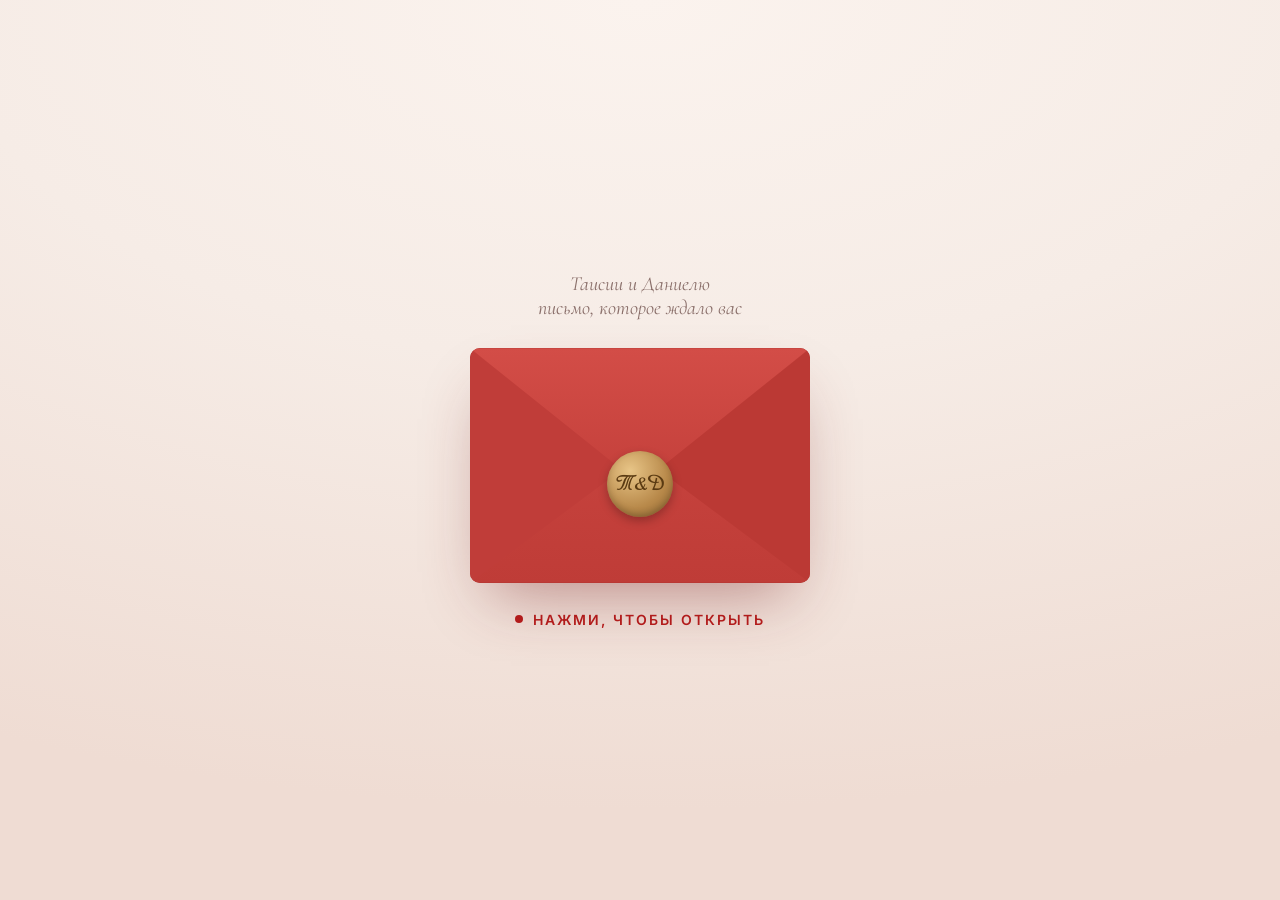
<file: card/index.html>
<!doctype html>
<html lang="ru">
<head>
<meta charset="utf-8"/>
<meta name="viewport" content="width=device-width,initial-scale=1,viewport-fit=cover"/>
<title>Таисия & Даниель · открытка</title>
<meta name="theme-color" content="#f6ece6"/>
<link rel="preconnect" href="https://fonts.googleapis.com"/>
<link rel="preconnect" href="https://fonts.gstatic.com" crossorigin/>
<link href="https://fonts.googleapis.com/css2?family=Marck+Script&family=Cormorant+Garamond:ital,wght@0,500;0,600;1,500&family=Inter:wght@400;500;600&display=swap" rel="stylesheet"/>
<style>
:root{
  --bg:#f6ece6; --bg2:#efdcd3; --paper:#fffaf6; --ink:#2a1a1a; --muted:#8a6f6a;
  --red:#b71c1c; --red2:#d84343; --env:#c9443f; --env2:#a8302c; --gold:#c8a165;
}
*{box-sizing:border-box;margin:0;padding:0}
html,body{height:100%}
body{background:radial-gradient(120% 90% at 50% 0%,#fbf3ee 0%,var(--bg) 45%,var(--bg2) 100%);color:var(--ink);
  font-family:Inter,system-ui,sans-serif;overflow-x:hidden;-webkit-tap-highlight-color:transparent;min-height:100svh}

/* плавающие сердечки на фоне */
.bg-hearts{position:fixed;inset:0;pointer-events:none;overflow:hidden;z-index:0}
.bg-hearts span{position:absolute;bottom:-40px;color:var(--red2);opacity:.18;animation:rise linear infinite}
@keyframes rise{to{transform:translateY(-115vh) rotate(25deg)}}

/* ── экран с конвертом ── */
.stage{position:relative;z-index:1;min-height:100svh;display:flex;flex-direction:column;align-items:center;justify-content:center;padding:32px 16px;gap:28px}
.hint-top{font-family:'Cormorant Garamond',serif;font-style:italic;font-size:20px;color:var(--muted);text-align:center}
.env-wrap{position:relative;width:min(340px,86vw);aspect-ratio:1.45;perspective:1200px;cursor:pointer;transition:transform .6s cubic-bezier(.2,.8,.2,1)}
.env-wrap:not(.open){animation:float 3.6s ease-in-out infinite}
@keyframes float{50%{transform:translateY(-8px) rotate(-.6deg)}}
.env-back{position:absolute;inset:0;background:var(--env2);border-radius:10px;box-shadow:0 30px 60px -20px rgba(120,30,30,.45)}
.letter{position:absolute;left:6%;right:6%;top:8%;height:84%;background:var(--paper);border-radius:6px;
  display:flex;align-items:center;justify-content:center;font-family:'Marck Script',cursive;font-size:30px;color:var(--red);
  transition:transform .9s cubic-bezier(.2,.8,.2,1) .35s;z-index:2}
.env-front{position:absolute;inset:0;z-index:3;border-radius:10px;overflow:hidden;pointer-events:none}
.env-front .side{position:absolute;inset:0}
.env-front .l{background:#c03d39;clip-path:polygon(0 0,52% 56%,0 100%)}
.env-front .r{background:#bb3934;clip-path:polygon(100% 0,48% 56%,100% 100%)}
.env-front .bottom{position:absolute;inset:0;background:linear-gradient(#cc4843,#bf3c37);clip-path:polygon(0 100%,50% 46%,100% 100%)}
.flap{position:absolute;left:0;right:0;top:0;height:58%;z-index:4;transform-origin:top center;transition:transform .7s cubic-bezier(.4,0,.2,1),z-index 0s .35s}
.flap::before{content:"";position:absolute;inset:0;background:linear-gradient(#d34d47,#c4403b);clip-path:polygon(0 0,100% 0,50% 100%);border-radius:10px 10px 0 0}
.seal{position:absolute;left:50%;top:58%;transform:translate(-50%,-50%);width:66px;height:66px;border-radius:50%;z-index:5;
  background:radial-gradient(circle at 35% 30%,#e8c587,#b8894a 60%,#8f6630);box-shadow:0 4px 10px rgba(0,0,0,.25),inset 0 -3px 6px rgba(0,0,0,.2);
  display:flex;align-items:center;justify-content:center;font-family:'Marck Script',cursive;color:#5a3a12;font-size:24px;transition:opacity .3s,transform .4s}
.env-wrap.open .flap{transform:rotateX(180deg);z-index:1}
.env-wrap.open .seal{opacity:0;transform:translate(-50%,-50%) scale(1.6)}
.env-wrap.open .letter{transform:translateY(-62%)}
.env-wrap.open{transform:translateY(40px)}
.tap{display:flex;align-items:center;gap:10px;font-size:14px;letter-spacing:.14em;text-transform:uppercase;color:var(--red);font-weight:600}
.tap i{width:8px;height:8px;border-radius:50%;background:var(--red);animation:pulse 1.4s infinite}
@keyframes pulse{50%{transform:scale(1.8);opacity:.4}}
.stage.gone{opacity:0;transform:scale(.96);pointer-events:none;transition:opacity .7s,transform .7s}

/* ── сама открытка ── */
.card{position:fixed;inset:0;z-index:2;overflow-y:auto;opacity:0;pointer-events:none;transition:opacity .8s}
.card.show{opacity:1;pointer-events:auto}
.sheet{max-width:560px;margin:0 auto;padding:56px 20px 64px;display:flex;flex-direction:column;align-items:center;text-align:center}
.kicker{font-size:12px;letter-spacing:.32em;text-transform:uppercase;color:var(--red);font-weight:600}
.names{font-family:'Marck Script',cursive;font-size:clamp(48px,14vw,72px);line-height:1.05;margin:10px 0 6px;color:var(--ink)}
.names b{color:var(--red);font-weight:400}
.since{font-family:'Cormorant Garamond',serif;font-size:20px;color:var(--muted);font-style:italic}

.polas{position:relative;width:100%;height:clamp(400px,118vw,540px);margin:34px 0 10px}
.pola{position:absolute;background:#fff;padding:9px 9px 34px;box-shadow:0 16px 34px -14px rgba(60,20,20,.45);border-radius:3px;
  opacity:0;transform:translateY(40px) rotate(0) scale(.9);transition:opacity .7s,transform .9s cubic-bezier(.2,.9,.25,1.15)}
.pola img{display:block;width:100%;height:100%;object-fit:cover;border-radius:1px}
.pola figcaption{position:absolute;left:0;right:0;bottom:6px;font-family:'Marck Script',cursive;font-size:18px;color:#5a4440}
.card.show .pola{opacity:1}
.p1{width:52%;height:50%;left:2%;top:3%}  .card.show .p1{transform:rotate(-7deg);transition-delay:.3s}
.p2{width:46%;height:44%;right:2%;top:0}  .card.show .p2{transform:rotate(6deg);transition-delay:.5s}
.p3{width:52%;height:44%;left:24%;bottom:0;z-index:2} .card.show .p3{transform:rotate(-2deg);transition-delay:.7s}

.letter-text{font-family:'Cormorant Garamond',serif;font-size:21px;line-height:1.55;color:#3a2826;margin-top:26px}
.letter-text p{opacity:0;transform:translateY(14px);transition:opacity .8s,transform .8s}
.letter-text p+p{margin-top:14px}
.letter-text b{color:var(--red);font-weight:600}
.card.show .letter-text p{opacity:1;transform:none}

.sep{font-family:'Marck Script',cursive;color:var(--red);font-size:26px;margin:30px 0 4px}
.facts{display:grid;gap:12px;width:100%;margin-top:14px}
.fact{background:rgba(255,255,255,.7);border:1px solid rgba(183,28,28,.12);border-radius:16px;padding:14px 16px;text-align:left;display:flex;gap:12px;align-items:center;
  font-size:15px;line-height:1.45;color:#3a2826;backdrop-filter:blur(4px)}
.fact span{font-size:22px;flex:none}

.counter{margin-top:30px;display:flex;gap:10px;justify-content:center}
.cnt{background:var(--paper);border-radius:14px;padding:12px 14px;min-width:78px;box-shadow:0 8px 20px -12px rgba(60,20,20,.4)}
.cnt b{display:block;font-family:'Cormorant Garamond',serif;font-size:32px;color:var(--red);line-height:1}
.cnt small{font-size:11px;letter-spacing:.12em;text-transform:uppercase;color:var(--muted)}

.wide{width:100%;margin-top:30px;border-radius:18px;overflow:hidden;box-shadow:0 20px 40px -20px rgba(60,20,20,.5)}
.wide img{display:block;width:100%}
.final{font-family:'Marck Script',cursive;font-size:clamp(30px,8vw,40px);color:var(--ink);margin-top:30px;line-height:1.25}
.btn{margin-top:26px;display:inline-flex;align-items:center;gap:10px;background:var(--red);color:#fff;text-decoration:none;font-weight:600;font-size:15px;
  padding:15px 26px;border-radius:999px;box-shadow:0 14px 30px -12px rgba(183,28,28,.7)}
.btn:active{transform:scale(.97)}
.sign{margin-top:34px;font-size:12px;letter-spacing:.2em;text-transform:uppercase;color:var(--muted)}
.sign b{color:var(--red)}
.music{position:fixed;right:16px;top:16px;z-index:5;width:42px;height:42px;border-radius:50%;border:none;background:var(--paper);color:var(--red);
  font-size:18px;box-shadow:0 6px 18px -8px rgba(60,20,20,.5);display:none}
.music.on{display:block}

.burst{position:fixed;z-index:6;pointer-events:none;font-size:22px;animation:burst 1.6s ease-out forwards}
@keyframes burst{to{transform:translate(var(--dx),var(--dy)) rotate(var(--r)) scale(.6);opacity:0}}
.reveal{opacity:0;transform:translateY(24px);transition:opacity .9s,transform .9s}
.reveal.in{opacity:1;transform:none}
@media (prefers-reduced-motion:reduce){*{animation:none!important;transition:none!important}}
</style>
</head>
<body>
<div class="bg-hearts" id="bgh"></div>

<section class="stage" id="stage">
  <div class="hint-top">Таисии и Даниелю<br/>письмо, которое ждало вас</div>
  <div class="env-wrap" id="env" role="button" aria-label="Открыть открытку">
    <div class="env-back"></div>
    <div class="letter">с любовью ♥</div>
    <div class="env-front"><div class="side l"></div><div class="side r"></div><div class="bottom"></div></div>
    <div class="flap"></div>
    <div class="seal">Т&amp;Д</div>
  </div>
  <div class="tap"><i></i>нажми, чтобы открыть</div>
</section>

<button class="music" id="music" aria-label="Музыка">♫</button>

<main class="card" id="card">
  <div class="sheet">
    <div class="kicker">netfilm.studio · открытка</div>
    <h1 class="names">Таисия <b>&amp;</b> Даниель</h1>
    <div class="since">вместе с 8 апреля 2026</div>

    <div class="polas">
      <figure class="pola p1"><img src="img/rocks.jpg" alt=""/><figcaption>мы</figcaption></figure>
      <figure class="pola p2"><img src="img/kiss.jpg" alt=""/><figcaption>моё любимое</figcaption></figure>
      <figure class="pola p3"><img src="img/cafe.jpg" alt=""/><figcaption>просто рядом</figcaption></figure>
    </div>

    <div class="letter-text">
      <p>Они не искали отношений — <b>но у жизни были свои планы</b>.</p>
      <p>Всю жизнь они жили на соседних улицах, в каких-то ста метрах друг от друга, — и встретились только тогда, когда общая подруга попросила довезти обоих.</p>
      <p>С тех пор обычные дни стали особенными, а мечты — общими.</p>
    </div>

    <div class="sep">что мы о вас знаем</div>
    <div class="facts">
      <div class="fact reveal"><span>🏠</span>Сто метров между домами — и целая жизнь, чтобы наконец встретиться</div>
      <div class="fact reveal"><span>🎧</span>Он выучил Deftones, чтобы быть с ней на одной волне</div>
      <div class="fact reveal"><span>🏔️</span>Он устроился на Чимбулак, потому что она работала там инструктором</div>
      <div class="fact reveal"><span>🥞</span>Она всегда делает ему завтрак, а он при любой возможности дарит цветы</div>
      <div class="fact reveal"><span>✈️</span>Их общая мечта сбылась — теперь они путешествуют вместе</div>
    </div>

    <div class="counter reveal" id="counter">
      <div class="cnt"><b id="cd">0</b><small>дней</small></div>
      <div class="cnt"><b id="ch">0</b><small>часов</small></div>
      <div class="cnt"><b id="cm">0</b><small>минут</small></div>
    </div>

    <div class="wide reveal"><img src="img/hero.jpg" alt=""/></div>

    <div class="final reveal">Рядом друг с другом<br/>забываются все проблемы</div>
    <a class="btn reveal" href="../">▶ Смотреть вашу историю</a>
    <div class="sign reveal">сделано с любовью · <b>netfilm</b>.studio</div>
  </div>
</main>

<audio id="song" src="../media/song.mp3" preload="none" loop></audio>

<script>
(function(){
  // фон: всплывающие сердца
  const bg=document.getElementById('bgh'); let h='';
  for(let i=0;i<16;i++){const s=12+Math.random()*24;
    h+=`<span style="left:${Math.random()*100}%;font-size:${s}px;animation-duration:${10+Math.random()*12}s;animation-delay:${-Math.random()*20}s">♥</span>`;}
  bg.innerHTML=h;

  const env=document.getElementById('env'), stage=document.getElementById('stage'), card=document.getElementById('card');
  const song=document.getElementById('song'), mbtn=document.getElementById('music');
  let opened=false;

  function burst(x,y){
    for(let i=0;i<22;i++){const e=document.createElement('span');e.className='burst';e.textContent=['♥','💗','💖','✨'][i%4];
      const a=Math.random()*Math.PI*2, d=90+Math.random()*170;
      e.style.left=x+'px';e.style.top=y+'px';e.style.setProperty('--dx',Math.cos(a)*d+'px');e.style.setProperty('--dy',Math.sin(a)*d-60+'px');
      e.style.setProperty('--r',(Math.random()*120-60)+'deg');e.style.fontSize=(14+Math.random()*16)+'px';
      document.body.appendChild(e);setTimeout(()=>e.remove(),1700);}
  }
  function playMusic(){
    try{song.volume=0;song.play().then(()=>{mbtn.classList.add('on');let v=0;const t=setInterval(()=>{v=Math.min(.35,v+.02);song.volume=v;if(v>=.35)clearInterval(t);},120);}).catch(()=>{});}catch(e){}
  }
  mbtn.addEventListener('click',()=>{ if(song.paused){song.play();mbtn.textContent='♫';} else {song.pause();mbtn.textContent='♪';} });

  env.addEventListener('click',()=>{
    if(opened) return; opened=true;
    const r=env.getBoundingClientRect(); burst(r.left+r.width/2, r.top+r.height/2);
    env.classList.add('open'); playMusic();
    setTimeout(()=>{stage.classList.add('gone'); card.classList.add('show');},1500);
    setTimeout(()=>{stage.style.display='none';},2300);
    // абзацы письма по очереди
    card.querySelectorAll('.letter-text p').forEach((p,i)=>p.style.transitionDelay=(1.0+i*.45)+'s');
  });

  // появление при прокрутке
  const io=new IntersectionObserver(es=>es.forEach(e=>{if(e.isIntersecting){e.target.classList.add('in');io.unobserve(e.target);}}),{root:card,threshold:.2});
  document.querySelectorAll('.reveal').forEach(el=>io.observe(el));

  // счётчик «вместе»
  const start=new Date(2026,3,8);
  function tick(){const ms=Math.max(0,Date.now()-start);
    document.getElementById('cd').textContent=Math.floor(ms/864e5);
    document.getElementById('ch').textContent=Math.floor(ms/36e5)%24;
    document.getElementById('cm').textContent=Math.floor(ms/6e4)%60;}
  tick(); setInterval(tick,30000);
})();
</script>
</body>
</html>
</file>
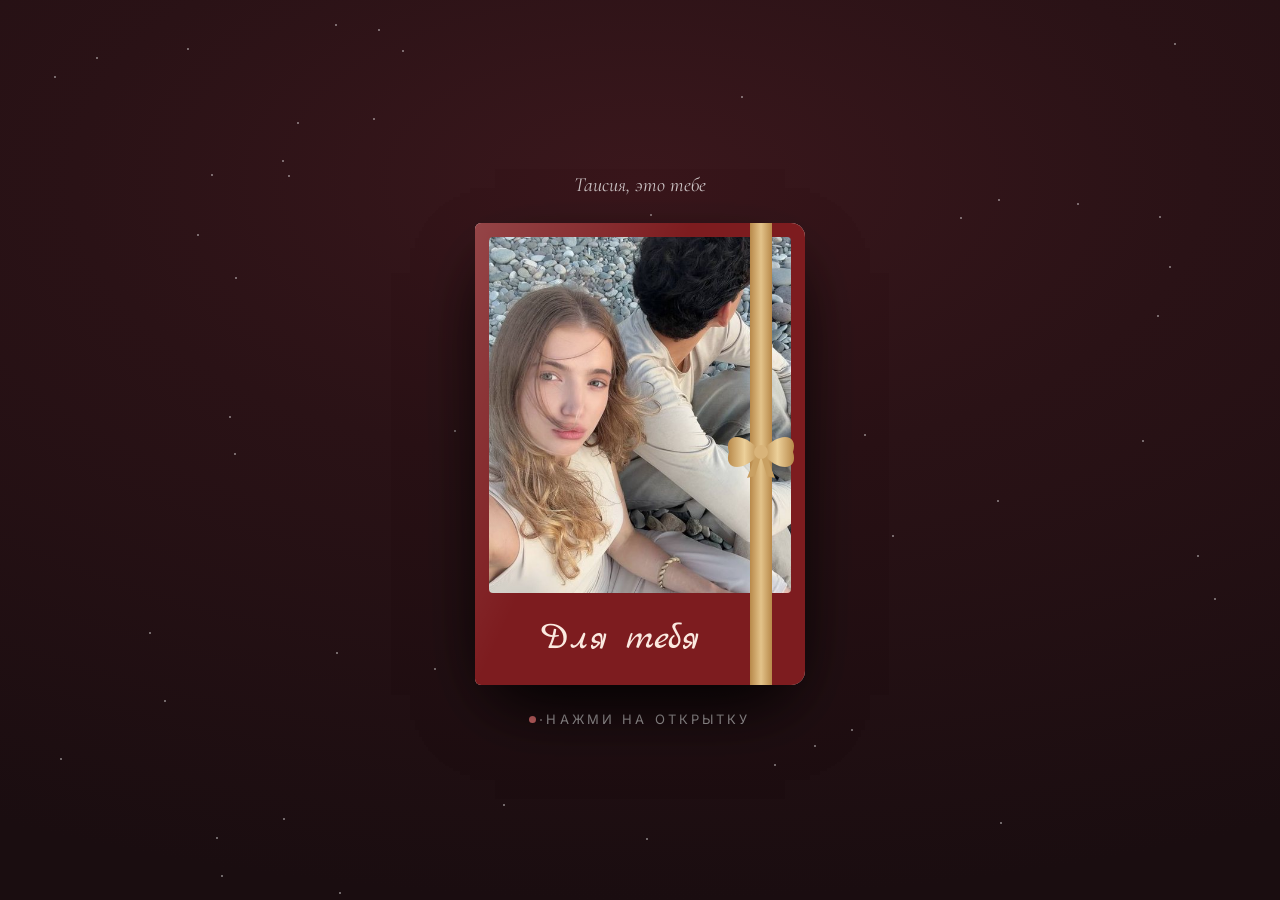
<file: card2/index.html>
<!doctype html>
<html lang="ru">
<head>
<meta charset="utf-8"/>
<meta name="viewport" content="width=device-width,initial-scale=1,viewport-fit=cover"/>
<title>Для тебя</title>
<meta name="theme-color" content="#1a0d10"/>
<link rel="preconnect" href="https://fonts.googleapis.com"/>
<link rel="preconnect" href="https://fonts.gstatic.com" crossorigin/>
<link href="https://fonts.googleapis.com/css2?family=Marck+Script&family=Cormorant+Garamond:ital,wght@0,500;1,500&family=Inter:wght@400;600&display=swap" rel="stylesheet"/>
<style>
:root{--bg:#1a0d10;--bg2:#2a1216;--paper:#fbf4ee;--paper2:#f3e6dc;--ink:#3a2420;--red:#c62828;--rose:#e57373;--gold:#d9b47a}
*{box-sizing:border-box;margin:0;padding:0}
html{background:var(--bg)}
html,body{min-height:100%}
body{background:radial-gradient(110% 80% at 50% 20%,#3a171c 0%,var(--bg2) 40%,var(--bg) 100%) fixed;color:#fff;font-family:Inter,system-ui,sans-serif;
  overflow:hidden;-webkit-tap-highlight-color:transparent}
body.scroll{overflow-y:auto}

/* звёзды и лепестки */
.sky{position:fixed;inset:0;pointer-events:none;z-index:0}
.sky i{position:absolute;width:2px;height:2px;border-radius:50%;background:#fff;opacity:.5;animation:tw ease-in-out infinite}
@keyframes tw{50%{opacity:.08}}
.petal{position:fixed;top:-30px;z-index:1;pointer-events:none;color:var(--rose);opacity:.55;animation:fall linear infinite}
@keyframes fall{to{transform:translate(var(--x),112vh) rotate(var(--r))}}

/* ── открытка ── */
.scene{position:relative;z-index:2;height:100svh;display:flex;flex-direction:column;align-items:center;justify-content:center;gap:26px;padding:16px;
  transition:opacity .8s}
.book{position:relative;width:min(330px,78vw);aspect-ratio:3/4.2;perspective:1800px;transition:transform 1.2s cubic-bezier(.3,.8,.2,1)}
.inside,.cover{position:absolute;inset:0;border-radius:6px 14px 14px 6px}
.inside{background:linear-gradient(135deg,var(--paper),var(--paper2));box-shadow:0 30px 70px -20px rgba(0,0,0,.7);color:var(--ink);
  display:flex;flex-direction:column;align-items:center;justify-content:center;padding:26px 22px;text-align:center}
.inside .heart{font-size:44px;color:var(--red);animation:beat 1.2s infinite}
@keyframes beat{0%,100%{transform:scale(1)}15%{transform:scale(1.18)}30%{transform:scale(1)}45%{transform:scale(1.12)}}
.inside .ln{font-family:'Marck Script',cursive;font-size:clamp(26px,8vw,34px);line-height:1.25;margin-top:14px}
.inside small{display:block;margin-top:16px;font-family:'Cormorant Garamond',serif;font-style:italic;font-size:17px;color:#8a6a62}
.cover{transform-origin:left center;transform-style:preserve-3d;transition:transform 1.6s cubic-bezier(.6,.05,.25,1);cursor:pointer;z-index:3}
.cover .face,.cover .back{position:absolute;inset:0;border-radius:inherit;backface-visibility:hidden;-webkit-backface-visibility:hidden;overflow:hidden}
.cover .face{background:#7d1c1f;box-shadow:0 30px 70px -20px rgba(0,0,0,.8)}
.cover .face img{position:absolute;inset:14px 14px 92px;width:calc(100% - 28px);height:calc(100% - 106px);object-fit:cover;border-radius:4px;filter:saturate(.95)}
.cover .face .title{position:absolute;left:0;right:12%;bottom:22px;text-align:center;font-family:'Marck Script',cursive;font-size:38px;color:#fbe9e0}
.cover .face::after{content:"";position:absolute;inset:0;background:linear-gradient(115deg,rgba(255,255,255,.18),transparent 40%);pointer-events:none}
.cover .back{transform:rotateY(180deg);background:linear-gradient(225deg,var(--paper),var(--paper2))}
.cover .back img{position:absolute;left:14%;right:14%;top:12%;height:62%;width:72%;object-fit:cover;border:8px solid #fff;border-bottom-width:30px;box-shadow:0 10px 24px -10px rgba(0,0,0,.5);transform:rotate(-3deg)}
.cover .back span{position:absolute;left:0;right:0;bottom:12%;text-align:center;font-family:'Marck Script',cursive;font-size:24px;color:var(--red)}
.ribbon{position:absolute;top:0;bottom:0;right:10%;width:22px;background:linear-gradient(90deg,#b8894a,#e3c38a,#b8894a);z-index:4;pointer-events:none;transition:opacity .4s, transform .6s}
.bow{position:absolute;right:calc(10% - 27px);top:44%;width:76px;height:52px;z-index:5;pointer-events:none;transition:opacity .4s,transform .6s}
.book.open .ribbon,.book.open .bow{opacity:0;transform:translateY(-30px) scale(.8)}
.book.open .cover{transform:rotateY(-165deg)}
.book.open{transform:translateX(min(160px,38vw))}
@media (max-width:700px){.book.open{transform:translateX(0)} .book.open .cover{transform:rotateY(-180deg) translateZ(1px);opacity:0;transition:transform 1.6s cubic-bezier(.6,.05,.25,1),opacity .5s 1.2s}}
.hint{font-size:13px;letter-spacing:.24em;text-transform:uppercase;color:rgba(255,255,255,.7);display:flex;align-items:center;gap:10px;transition:opacity .4s}
.hint i{width:7px;height:7px;border-radius:50%;background:var(--rose);animation:pulse 1.4s infinite}
@keyframes pulse{50%{transform:scale(1.9);opacity:.3}}
.top-note{font-family:'Cormorant Garamond',serif;font-style:italic;font-size:20px;color:rgba(255,255,255,.75)}

/* ── письмо и фото после открытия ── */
.story{position:relative;z-index:2;display:none}
.story.show{display:block}
.block{min-height:100svh;display:flex;flex-direction:column;align-items:center;justify-content:center;padding:70px 20px;text-align:center}
.letter{max-width:520px;width:100%;background:linear-gradient(160deg,var(--paper),var(--paper2));color:var(--ink);border-radius:18px;padding:34px 26px 30px;
  box-shadow:0 40px 80px -30px rgba(0,0,0,.8);text-align:left;position:relative}
.letter::before{content:"";position:absolute;inset:10px;border:1px solid rgba(198,40,40,.18);border-radius:12px;pointer-events:none}
.letter h2{font-family:'Marck Script',cursive;font-weight:400;font-size:36px;color:var(--red);margin-bottom:12px}
.letter .txt{font-family:'Marck Script',cursive;font-size:clamp(22px,6vw,26px);line-height:1.45;min-height:12em;white-space:pre-wrap}
.letter .txt .cur{display:inline-block;width:2px;height:1em;background:var(--red);vertical-align:-3px;animation:blink 1s steps(1) infinite}
@keyframes blink{50%{opacity:0}}
.letter .sig{margin-top:18px;text-align:right;font-family:'Marck Script',cursive;font-size:28px;color:var(--red);opacity:0;transition:opacity 1s}
.letter .sig.in{opacity:1}

.photo-hero{position:relative;width:min(520px,100%);aspect-ratio:3/4;border-radius:20px;overflow:hidden;box-shadow:0 40px 80px -30px rgba(0,0,0,.9)}
.photo-hero img{position:absolute;inset:0;width:100%;height:100%;object-fit:cover;opacity:0;transform:scale(1.12);transition:opacity 1.6s,transform 7s linear}
.photo-hero img.on{opacity:1;transform:scale(1)}
.photo-hero .cap{position:absolute;left:0;right:0;bottom:0;padding:60px 20px 22px;background:linear-gradient(transparent,rgba(0,0,0,.65));
  font-family:'Marck Script',cursive;font-size:clamp(26px,7vw,34px);text-align:center}
.dots{display:flex;gap:8px;justify-content:center;margin-top:16px}
.dots b{width:7px;height:7px;border-radius:50%;background:rgba(255,255,255,.3);transition:background .4s,transform .4s}
.dots b.on{background:var(--rose);transform:scale(1.3)}

.quote{font-family:'Cormorant Garamond',serif;font-style:italic;font-size:clamp(24px,6.5vw,32px);line-height:1.4;max-width:520px;color:#fbe9e0}
.quote b{color:var(--rose);font-weight:500}
.scatter{position:relative;width:min(520px,100%);height:clamp(380px,110vw,520px);margin-top:36px}
.pola{position:absolute;background:#fff;padding:8px 8px 30px;border-radius:3px;box-shadow:0 18px 36px -14px rgba(0,0,0,.8);
  opacity:0;transform:translateY(60px) rotate(0) scale(.85);transition:opacity .8s,transform 1s cubic-bezier(.2,.9,.25,1.2)}
.pola img{display:block;width:100%;height:100%;object-fit:cover}
.scatter.in .pola{opacity:1}
.q1{width:48%;height:50%;left:0;top:2%} .scatter.in .q1{transform:rotate(-8deg)}
.q2{width:46%;height:46%;right:0;top:8%;transition-delay:.2s} .scatter.in .q2{transform:rotate(7deg)}
.q3{width:50%;height:48%;left:25%;bottom:0;z-index:2;transition-delay:.4s} .scatter.in .q3{transform:rotate(-2deg)}

.final{min-height:100svh}
.big-heart{font-size:clamp(90px,28vw,150px);color:var(--red);cursor:pointer;animation:beat 1.3s infinite;filter:drop-shadow(0 10px 30px rgba(198,40,40,.6));user-select:none}
.love{font-family:'Marck Script',cursive;font-size:clamp(44px,13vw,72px);margin-top:10px}
.love-sub{margin-top:12px;font-family:'Cormorant Garamond',serif;font-style:italic;font-size:20px;color:rgba(255,255,255,.7)}
.tapme{margin-top:26px;font-size:12px;letter-spacing:.24em;text-transform:uppercase;color:rgba(255,255,255,.5)}
.reveal{opacity:0;transform:translateY(30px);transition:opacity 1s,transform 1s}
.reveal.in{opacity:1;transform:none}
.burst{position:fixed;z-index:9;pointer-events:none;animation:burst 1.8s ease-out forwards}
@keyframes burst{to{transform:translate(var(--dx),var(--dy)) rotate(var(--r)) scale(.5);opacity:0}}
.music{position:fixed;right:16px;top:16px;z-index:8;width:42px;height:42px;border-radius:50%;border:1px solid rgba(255,255,255,.25);
  background:rgba(0,0,0,.35);color:#fff;font-size:18px;display:none;backdrop-filter:blur(6px)}
.music.on{display:block}
@media (prefers-reduced-motion:reduce){*{animation:none!important;transition-duration:.01s!important}}
</style>
</head>
<body>
<div class="sky" id="sky"></div>
<button class="music" id="music" aria-label="Музыка">♫</button>

<section class="scene" id="scene">
  <div class="top-note">Таисия, это тебе</div>
  <div class="book" id="book" role="button" aria-label="Открыть открытку">
    <div class="inside">
      <div class="heart">♥</div>
      <div class="ln">Я тебя очень<br/>сильно люблю</div>
      <small>листай дальше…</small>
    </div>
    <div class="cover">
      <div class="face"><img src="../card/img/rocks.jpg" alt=""/><div class="title">Для тебя</div></div>
      <div class="back"><img src="../card/img/forehead.jpg" alt=""/><span>моя любовь</span></div>
    </div>
    <div class="ribbon"></div>
    <svg class="bow" viewBox="0 0 76 52"><defs><linearGradient id="g" x1="0" x2="1"><stop offset="0" stop-color="#b8894a"/><stop offset=".5" stop-color="#ecd09a"/><stop offset="1" stop-color="#b8894a"/></linearGradient></defs>
      <path d="M38 26 C20 4 0 8 6 26 C0 44 20 48 38 26Z" fill="url(#g)"/><path d="M38 26 C56 4 76 8 70 26 C76 44 56 48 38 26Z" fill="url(#g)"/>
      <path d="M34 26 L24 52 L32 50 L38 30 L44 50 L52 52 L42 26Z" fill="#c9a062"/><circle cx="38" cy="26" r="7" fill="#d9b47a"/></svg>
  </div>
  <div class="hint" id="hint"><i></i>нажми на открытку</div>
</section>

<main class="story" id="story">
  <section class="block">
    <div class="letter">
      <h2>Моя Таисия,</h2>
      <div class="txt" id="txt"></div>
      <div class="sig" id="sig">твой Даниель ♥</div>
    </div>
  </section>

  <section class="block">
    <div class="photo-hero reveal" id="slides">
      <img src="../card/img/forehead.jpg" alt="" class="on"/>
      <img src="../card/img/kiss.jpg" alt=""/>
      <img src="../card/img/hero.jpg" alt=""/>
      <img src="../card/img/cafe.jpg" alt=""/>
      <img src="../card/img/shoe.jpg" alt=""/>
      <div class="cap" id="cap">ты — мой самый любимый человек</div>
    </div>
    <div class="dots" id="dots"></div>
  </section>

  <section class="block">
    <div class="quote reveal">С тобой даже самый обычный день<br/>становится <b>лучшим днём в жизни</b></div>
    <div class="scatter reveal" id="scatter">
      <figure class="pola q1"><img src="../card/img/snow.jpg" alt=""/></figure>
      <figure class="pola q2"><img src="../card/img/legs.jpg" alt=""/></figure>
      <figure class="pola q3"><img src="../card/img/rocks.jpg" alt=""/></figure>
    </div>
  </section>

  <section class="block final">
    <div class="big-heart reveal" id="heart">♥</div>
    <div class="love reveal">Я люблю тебя</div>
    <div class="love-sub reveal">сегодня, завтра и всегда</div>
    <div class="tapme reveal">нажми на сердце</div>
  </section>
</main>

<audio id="song" src="../media/song.mp3" preload="none" loop></audio>

<script>
(function(){
  // звёзды и падающие лепестки
  const sky=document.getElementById('sky'); let s='';
  for(let i=0;i<60;i++) s+=`<i style="left:${Math.random()*100}%;top:${Math.random()*100}%;animation-duration:${2+Math.random()*4}s;animation-delay:${-Math.random()*5}s"></i>`;
  sky.innerHTML=s;
  for(let i=0;i<14;i++){const p=document.createElement('span');p.className='petal';p.textContent=['♥','❀','♥'][i%3];
    p.style.left=Math.random()*100+'%';p.style.fontSize=(10+Math.random()*16)+'px';p.style.animationDuration=(9+Math.random()*10)+'s';
    p.style.animationDelay=(-Math.random()*18)+'s';p.style.setProperty('--x',(Math.random()*120-60)+'px');p.style.setProperty('--r',(Math.random()*360)+'deg');
    document.body.appendChild(p);}

  const book=document.getElementById('book'), scene=document.getElementById('scene'), story=document.getElementById('story');
  const song=document.getElementById('song'), mbtn=document.getElementById('music');
  let opened=false;

  function burst(x,y,n){
    for(let i=0;i<n;i++){const e=document.createElement('span');e.className='burst';e.textContent=['♥','💗','💖','✨','❤️'][i%5];
      const a=Math.random()*Math.PI*2,d=80+Math.random()*200;
      e.style.left=x+'px';e.style.top=y+'px';e.style.fontSize=(14+Math.random()*20)+'px';
      e.style.setProperty('--dx',Math.cos(a)*d+'px');e.style.setProperty('--dy',Math.sin(a)*d-80+'px');e.style.setProperty('--r',(Math.random()*140-70)+'deg');
      document.body.appendChild(e);setTimeout(()=>e.remove(),1900);}
  }
  function music(){try{song.volume=0;song.play().then(()=>{mbtn.classList.add('on');let v=0;const t=setInterval(()=>{v=Math.min(.35,v+.02);song.volume=v;if(v>=.35)clearInterval(t)},120)}).catch(()=>{})}catch(e){}}
  mbtn.onclick=()=>{if(song.paused){song.play();mbtn.textContent='♫'}else{song.pause();mbtn.textContent='♪'}};

  // письмо печатается от руки
  const LETTER=[
    'Я тебя очень сильно люблю.',
    'Ты — самое прекрасное, что когда-либо со мной случалось.',
    'Рядом с тобой я становлюсь лучше. Твоя улыбка — мой любимый вид, твой голос — моя любимая песня, а твои объятия — моё самое тёплое место на земле.',
    'Спасибо, что ты есть. Спасибо, что выбираешь меня каждый день.',
    'Я хочу просыпаться с тобой, смеяться с тобой, путешествовать с тобой и держать тебя за руку, что бы ни случилось.',
    'Ты — мой дом.'
  ].join('\n\n');
  function typeLetter(){
    const el=document.getElementById('txt'); let i=0;
    const step=()=>{ i++; el.innerHTML=LETTER.slice(0,i).replace(/</g,'&lt;')+'<span class="cur"></span>';
      if(i<LETTER.length){ const ch=LETTER[i-1]; setTimeout(step, ch==='\n'?260:(/[.,—]/.test(ch)?180:38)); }
      else { el.innerHTML=LETTER.replace(/</g,'&lt;'); document.getElementById('sig').classList.add('in'); } };
    step();
  }

  book.addEventListener('click',()=>{
    if(opened) return; opened=true;
    const r=book.getBoundingClientRect(); burst(r.left+r.width/2,r.top+r.height/2,26);
    book.classList.add('open'); document.getElementById('hint').style.opacity=0; music();
    setTimeout(()=>{ burst(innerWidth/2,innerHeight/2,18); },1700);
    setTimeout(()=>{ scene.style.opacity=0; },3600);
    setTimeout(()=>{ scene.style.display='none'; story.classList.add('show'); document.body.classList.add('scroll'); scrollTo(0,0); typeLetter(); observe(); },4300);
  });

  // слайд-шоу
  const imgs=[...document.querySelectorAll('#slides img')], caps=['ты — мой самый любимый человек','держи меня за руку всегда','с тобой спокойно и тепло','мне хорошо просто рядом с тобой','я всегда буду заботиться о тебе'];
  const dots=document.getElementById('dots'); dots.innerHTML=imgs.map((_,k)=>`<b class="${k?'':'on'}"></b>`).join('');
  let cur=0; setInterval(()=>{ if(!story.classList.contains('show')) return;
    imgs[cur].classList.remove('on'); dots.children[cur].classList.remove('on'); cur=(cur+1)%imgs.length;
    imgs[cur].classList.add('on'); dots.children[cur].classList.add('on'); document.getElementById('cap').textContent=caps[cur]; },4200);

  function observe(){
    const io=new IntersectionObserver(es=>es.forEach(e=>{if(e.isIntersecting){e.target.classList.add('in');io.unobserve(e.target)}}),{threshold:.25});
    document.querySelectorAll('.reveal').forEach(el=>io.observe(el));
  }
  document.getElementById('heart').addEventListener('click',e=>burst(e.clientX,e.clientY,34));
})();
</script>
</body>
</html>
</file>
